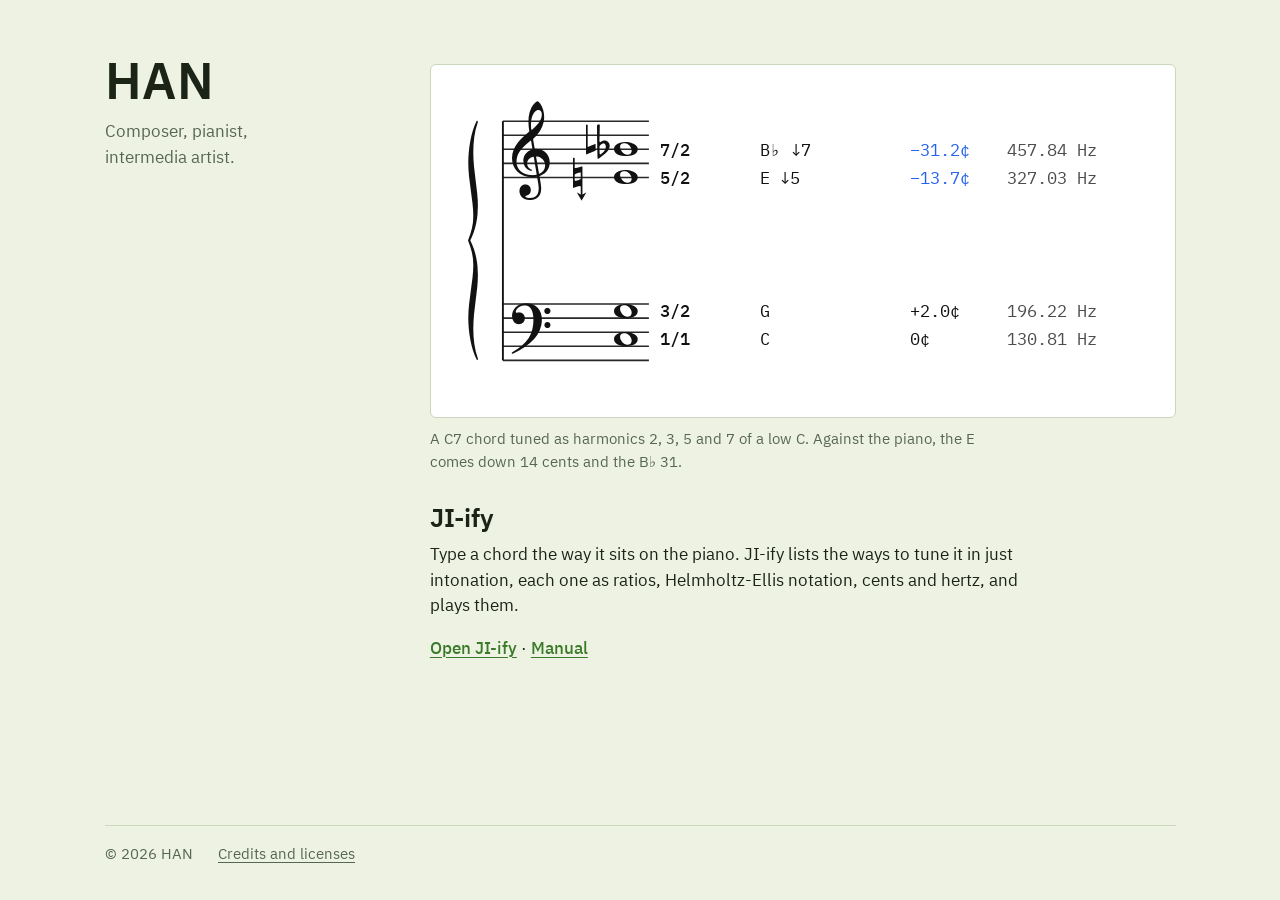
<file: index.html>
<!doctype html>
<html lang="en">
<head>
<meta charset="utf-8">
<meta name="viewport" content="width=device-width, initial-scale=1">
<title>HAN</title>
<meta name="description" content="HAN, composer, pianist and intermedia artist.">
<meta property="og:title" content="HAN">
<meta property="og:description" content="Composer, pianist, intermedia artist.">
<meta property="og:type" content="website">
<link rel="icon" href="assets/favicon.svg" type="image/svg+xml">
<link rel="stylesheet" href="assets/fonts.css">
<link rel="stylesheet" href="assets/notation-font.css">
<link rel="stylesheet" href="assets/site.css">
</head>
<body>
<div class="page">
  <div class="columns">

    <header class="identity">
      <h1 class="mark">HAN</h1>
      <p class="descriptor">Composer, pianist, intermedia artist.</p>
    </header>

    <main class="index">

      <article class="entry">
        <figure>
          <a class="sheet" href="ji-ify/" tabindex="-1" aria-hidden="true"><span class="crop">
<!-- figure:start (JI-ify's own drawing of its first example chord; regenerate with dev/make_figure.py) -->
<svg xmlns="http://www.w3.org/2000/svg" viewBox="0 37.5 435 198" width="435" height="198" role="img" aria-label="The chord C3, G3, E4, B-flat 4 on a grand staff with Helmholtz-Ellis accidentals. Beside each note: its ratio above C, its spelling, its distance from the piano's pitch in cents, and its frequency.">
<line x1="30.0" y1="60.0" x2="123.4" y2="60.0" stroke="currentColor" stroke-width="1" opacity="0.9">
</line>
<line x1="30.0" y1="177.0" x2="123.4" y2="177.0" stroke="currentColor" stroke-width="1" opacity="0.9">
</line>
<line x1="30.0" y1="69.0" x2="123.4" y2="69.0" stroke="currentColor" stroke-width="1" opacity="0.9">
</line>
<line x1="30.0" y1="186.0" x2="123.4" y2="186.0" stroke="currentColor" stroke-width="1" opacity="0.9">
</line>
<line x1="30.0" y1="78.0" x2="123.4" y2="78.0" stroke="currentColor" stroke-width="1" opacity="0.9">
</line>
<line x1="30.0" y1="195.0" x2="123.4" y2="195.0" stroke="currentColor" stroke-width="1" opacity="0.9">
</line>
<line x1="30.0" y1="87.0" x2="123.4" y2="87.0" stroke="currentColor" stroke-width="1" opacity="0.9">
</line>
<line x1="30.0" y1="204.0" x2="123.4" y2="204.0" stroke="currentColor" stroke-width="1" opacity="0.9">
</line>
<line x1="30.0" y1="96.0" x2="123.4" y2="96.0" stroke="currentColor" stroke-width="1" opacity="0.9">
</line>
<line x1="30.0" y1="213.0" x2="123.4" y2="213.0" stroke="currentColor" stroke-width="1" opacity="0.9">
</line>
<line x1="30.0" y1="60.0" x2="30.0" y2="213.0" stroke="currentColor" stroke-width="1.2">
</line>
<text class="smufl" x="8" y="213.0" style="font-size:153px" transform="translate(8 0) scale(0.6 1) translate(-8 0)"></text>
<text class="smufl" x="36.0" y="87.0"></text>
<text class="smufl" x="36.0" y="186.0"></text>
<text class="smufl" x="74.6" y="96.0"></text>
<text class="smufl" x="82.9" y="78.0"></text>
<text class="smufl" x="90.2" y="78.0"></text>
<g class="note">
<text class="smufl nh" x="101.0" y="199.5"></text>
</g>
<g class="note">
<text class="smufl nh" x="101.0" y="181.5"></text>
</g>
<g class="note">
<text class="smufl nh" x="101.0" y="96.0"></text>
</g>
<g class="note">
<text class="smufl nh" x="101.0" y="78.0"></text>
</g>
<g class="lblrow">
<text class="lbl" x="130.6" y="82.0">
<tspan x="130.6" font-weight="500">7/2</tspan>
<tspan x="194.6">B♭ ↓7</tspan>
<tspan x="290.6" fill="rgb(var(--flat))">−31.2¢</tspan>
<tspan x="352.6" opacity="0.75">457.84 Hz</tspan>
</text>
</g>
<g class="lblrow">
<text class="lbl" x="130.6" y="100.0">
<tspan x="130.6" font-weight="500">5/2</tspan>
<tspan x="194.6">E ↓5</tspan>
<tspan x="290.6" fill="rgb(var(--flat))">−13.7¢</tspan>
<tspan x="352.6" opacity="0.75">327.03 Hz</tspan>
</text>
</g>
<g class="lblrow">
<text class="lbl" x="130.6" y="185.5">
<tspan x="130.6" font-weight="500">3/2</tspan>
<tspan x="194.6">G</tspan>
<tspan x="290.6" fill="currentColor">+2.0¢</tspan>
<tspan x="352.6" opacity="0.75">196.22 Hz</tspan>
</text>
</g>
<g class="lblrow">
<text class="lbl" x="130.6" y="203.5">
<tspan x="130.6" font-weight="500">1/1</tspan>
<tspan x="194.6">C</tspan>
<tspan x="290.6" fill="currentColor">0¢</tspan>
<tspan x="352.6" opacity="0.75">130.81 Hz</tspan>
</text>
</g>
</svg>
<!-- figure:end -->
          </span></a>
          <figcaption>A C7 chord tuned as harmonics 2, 3, 5 and 7 of a low C. Against the piano, the E comes down 14 cents and the B♭ 31.</figcaption>
        </figure>
        <h2>JI-ify</h2>
        <p>Type a chord the way it sits on the piano. <span class="nowrap">JI-ify</span> lists the ways to tune it in just intonation, each one as ratios, Helmholtz-Ellis notation, cents and hertz, and plays them.</p>
        <a class="open nowrap" href="ji-ify/">Open JI-ify</a> <span aria-hidden="true">·</span> <a class="open nowrap" href="ji-ify/manual/">Manual</a>
      </article>

    </main>

  </div>

  <footer class="foot">
    <span>© 2026 HAN</span>
    <a href="licenses/">Credits and licenses</a>
  </footer>
</div>

<script>
// Local preview only. Opened straight from disk, a link to a folder has to name the
// folder's index.html; on a web server the server adds it.
if (location.protocol === 'file:') document.querySelectorAll('a[href$="/"]').forEach(function (a) {
  var h = a.getAttribute('href'); if (!/^[a-z]+:/i.test(h)) a.setAttribute('href', h + 'index.html');
});
</script>
</body>
</html>
</file>
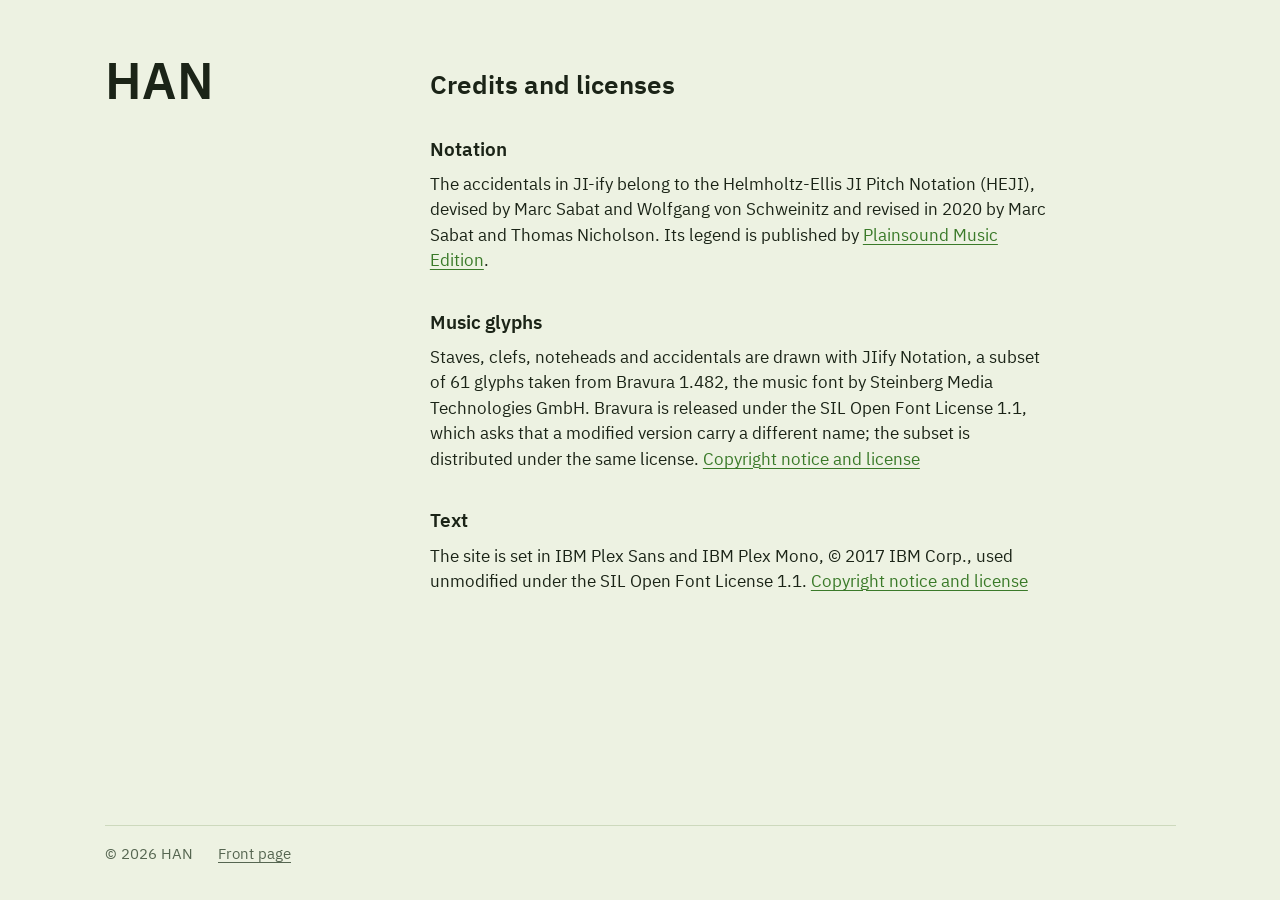
<file: licenses/index.html>
<!doctype html>
<html lang="en">
<head>
<meta charset="utf-8">
<meta name="viewport" content="width=device-width, initial-scale=1">
<title>Credits and licenses, HAN</title>
<meta name="description" content="Fonts and notation used on this site, and their licenses.">
<link rel="icon" href="../assets/favicon.svg" type="image/svg+xml">
<link rel="stylesheet" href="../assets/fonts.css">
<link rel="stylesheet" href="../assets/site.css">
</head>
<body>
<div class="page">
  <div class="columns">

    <header class="identity">
      <p class="mark"><a href="../">HAN</a></p>
    </header>

    <main class="prose">
      <h1>Credits and licenses</h1>

      <h2>Notation</h2>
      <p>The accidentals in JI-ify belong to the Helmholtz-Ellis JI Pitch Notation (HEJI), devised by Marc Sabat and Wolfgang von Schweinitz and revised in 2020 by Marc Sabat and Thomas Nicholson. Its legend is published by <a href="https://www.plainsound.org">Plainsound Music Edition</a>.</p>

      <h2>Music glyphs</h2>
      <p>Staves, clefs, noteheads and accidentals are drawn with JIify Notation, a subset of 61 glyphs taken from Bravura 1.482, the music font by Steinberg Media Technologies GmbH. Bravura is released under the SIL Open Font License 1.1, which asks that a modified version carry a different name; the subset is distributed under the same license. <a href="Bravura-OFL.txt">Copyright notice and license</a></p>

      <h2>Text</h2>
      <p>The site is set in IBM Plex Sans and IBM Plex Mono, © 2017 IBM Corp., used unmodified under the SIL Open Font License 1.1. <a href="IBM-Plex-OFL.txt">Copyright notice and license</a></p>
    </main>

  </div>

  <footer class="foot">
    <span>© 2026 HAN</span>
    <a href="../">Front page</a>
  </footer>
</div>

<script>
// Local preview only. Opened straight from disk, a link to a folder has to name the
// folder's index.html; on a web server the server adds it.
if (location.protocol === 'file:') document.querySelectorAll('a[href$="/"]').forEach(function (a) {
  var h = a.getAttribute('href'); if (!/^[a-z]+:/i.test(h)) a.setAttribute('href', h + 'index.html');
});
</script>
</body>
</html>
</file>
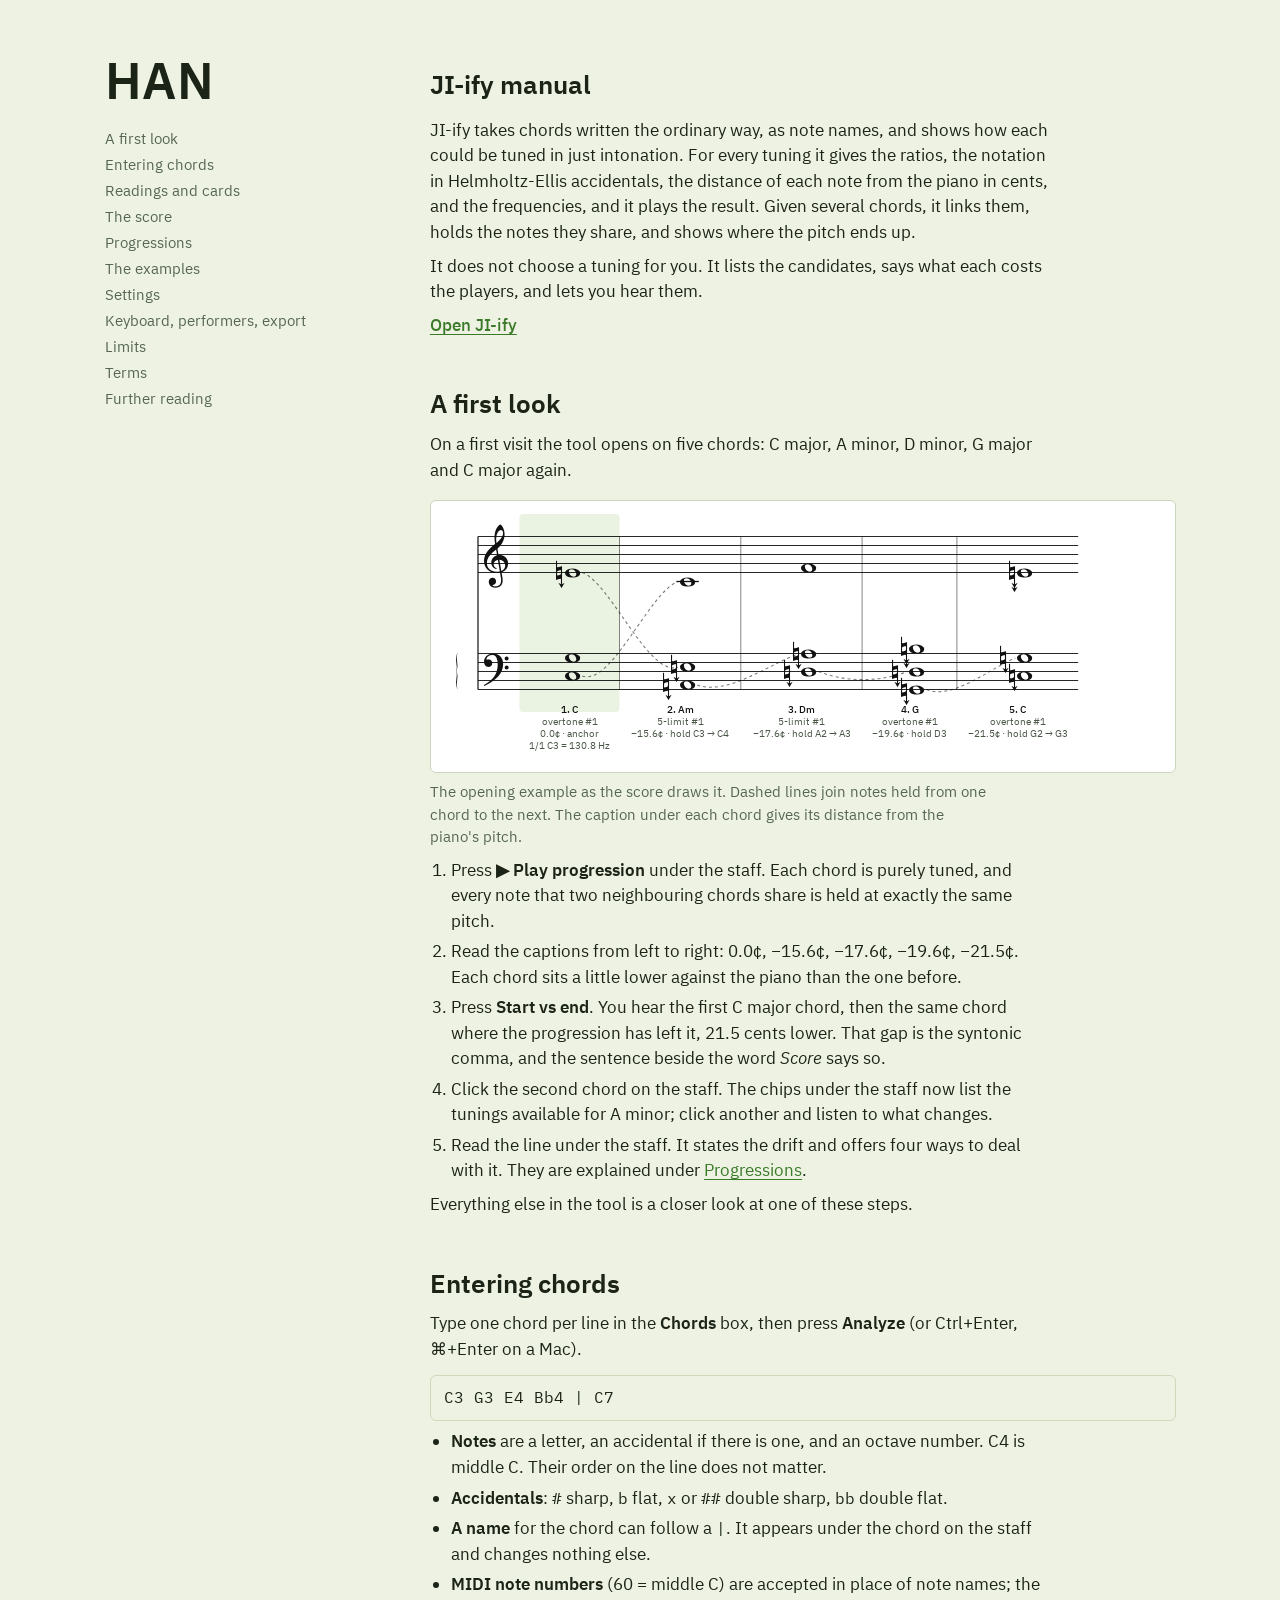
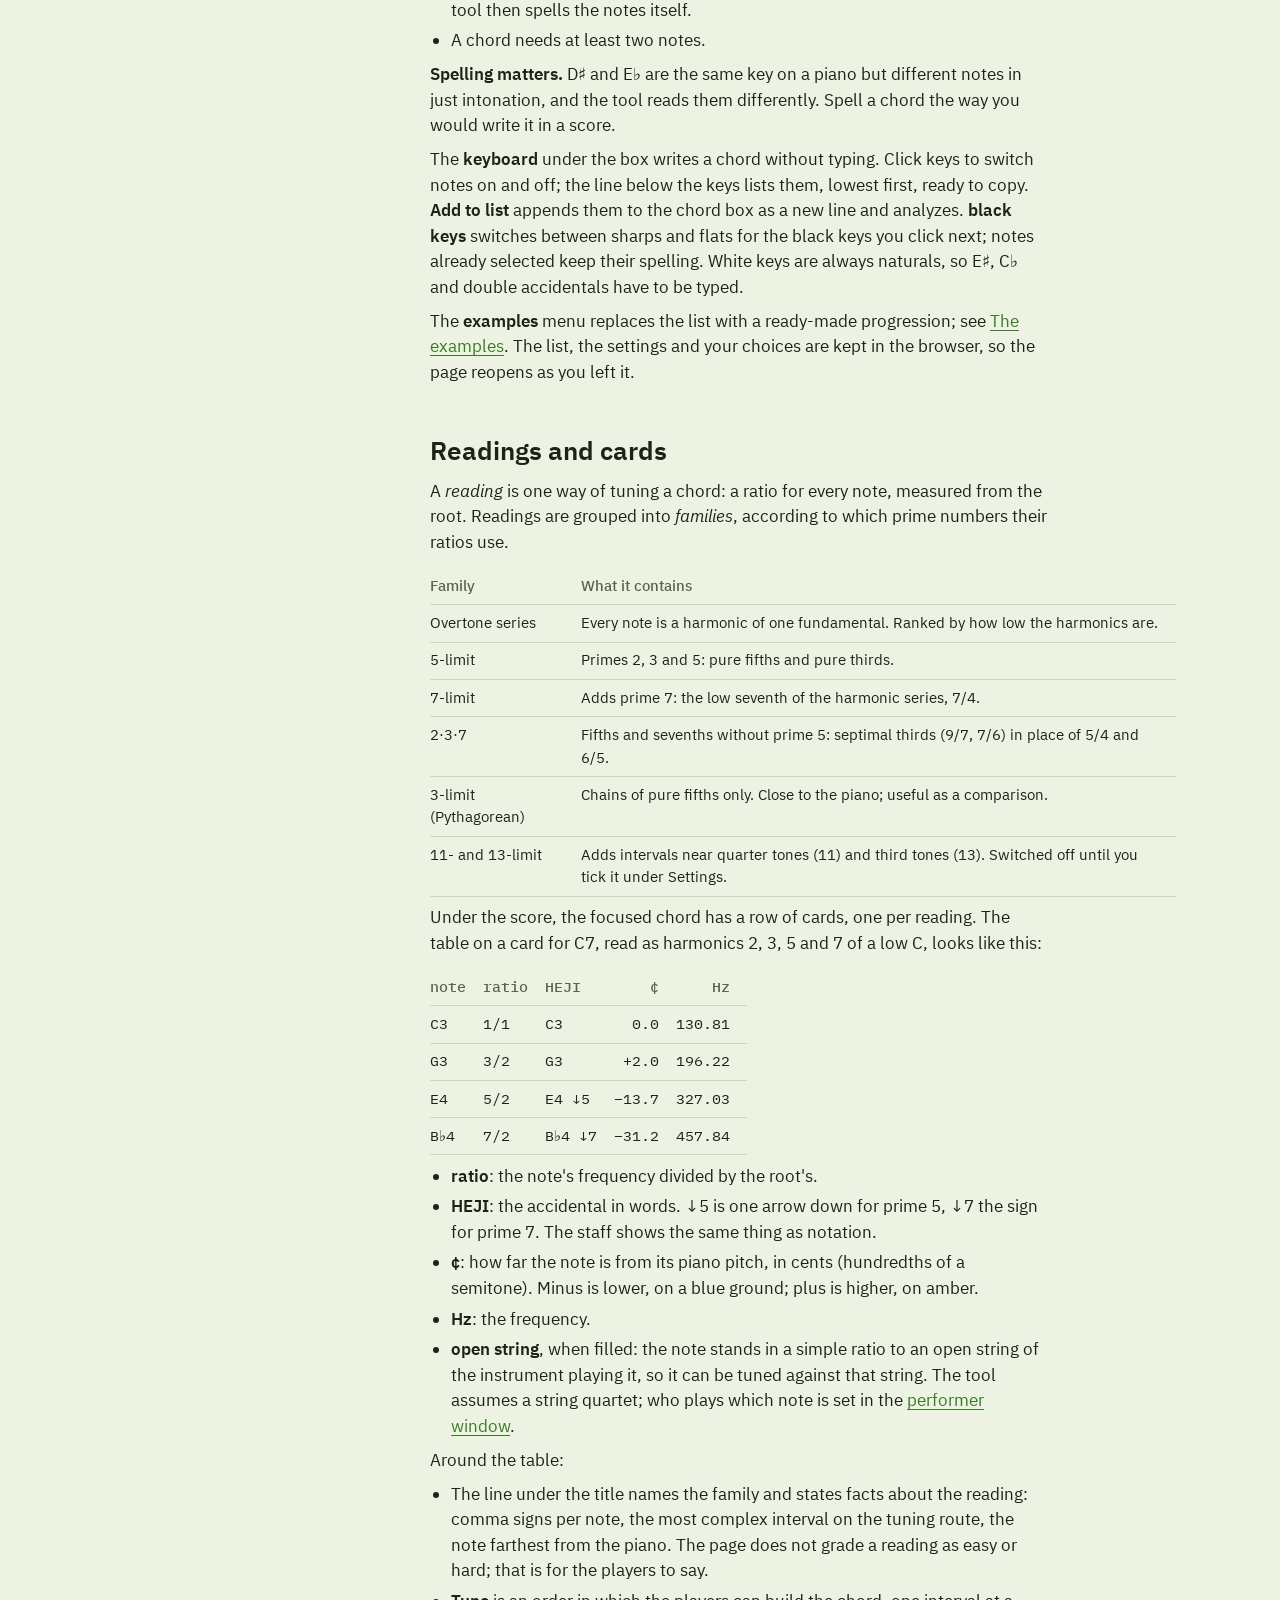
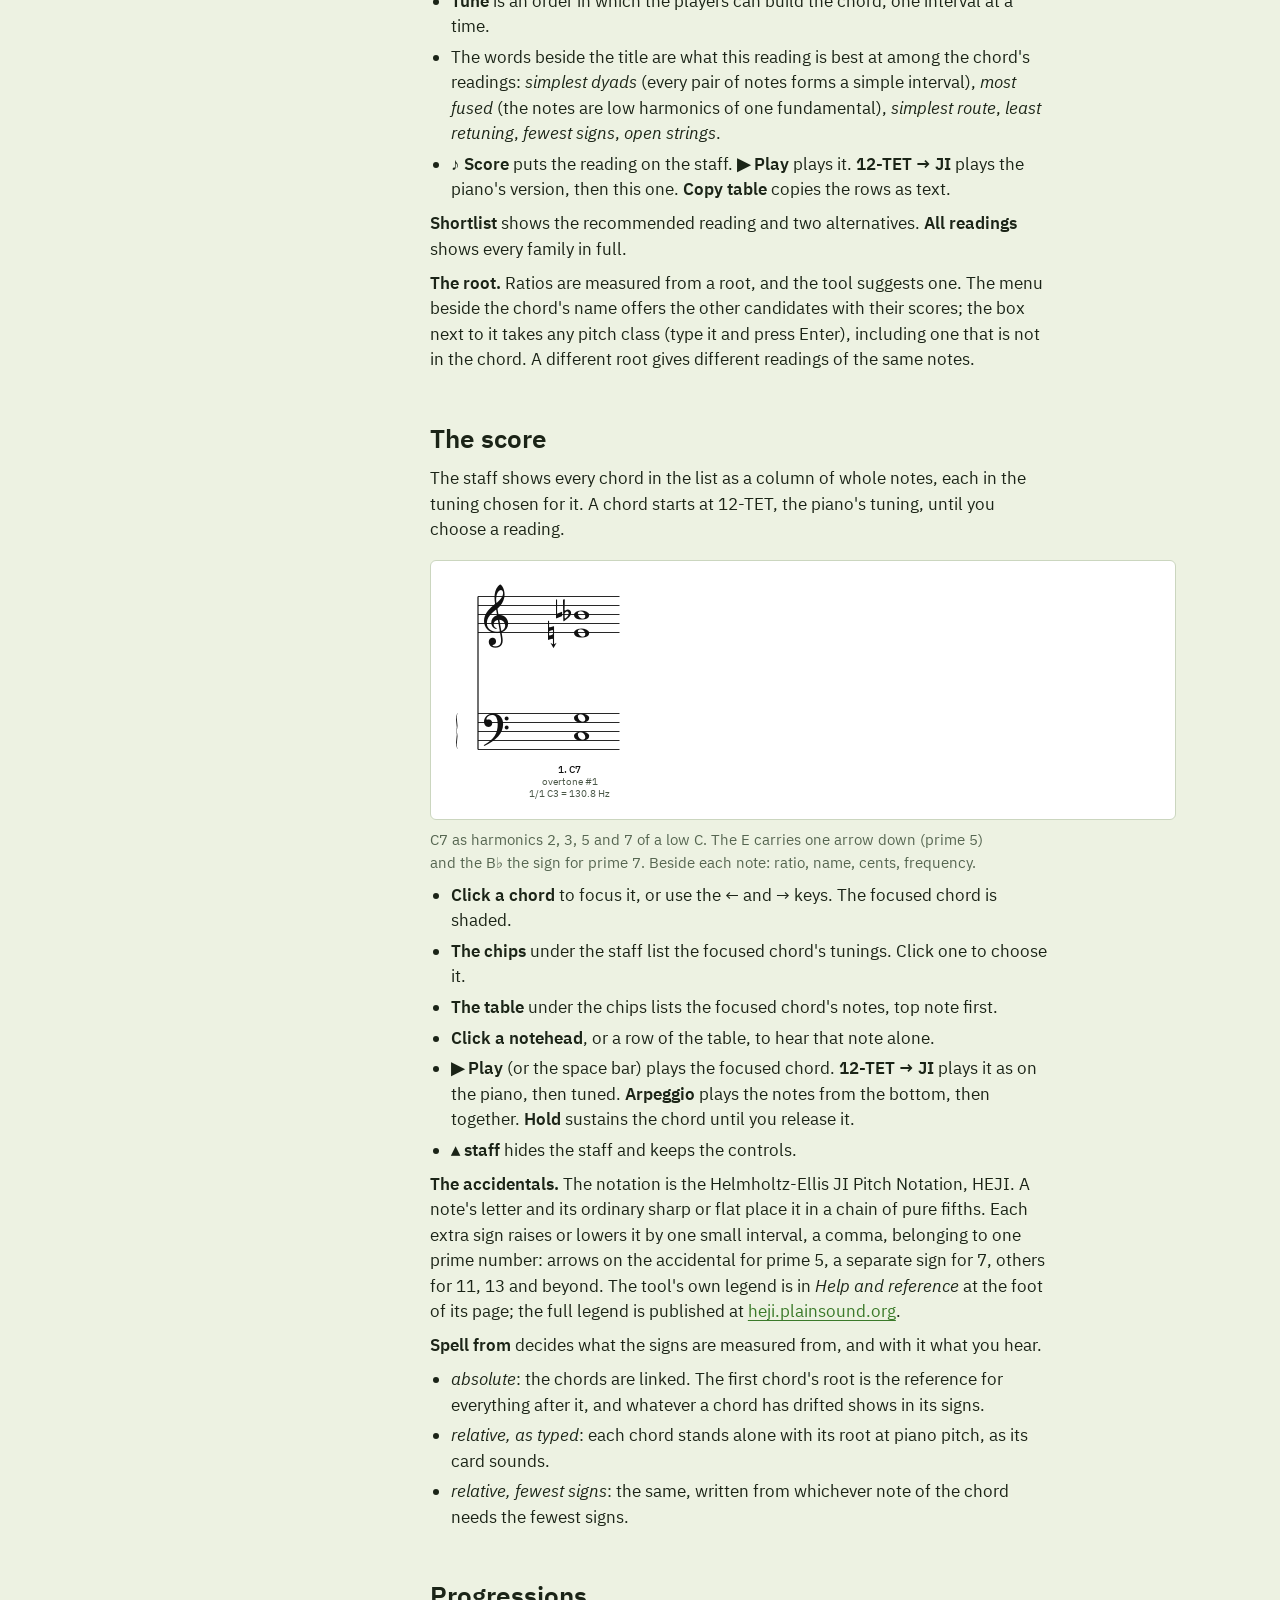
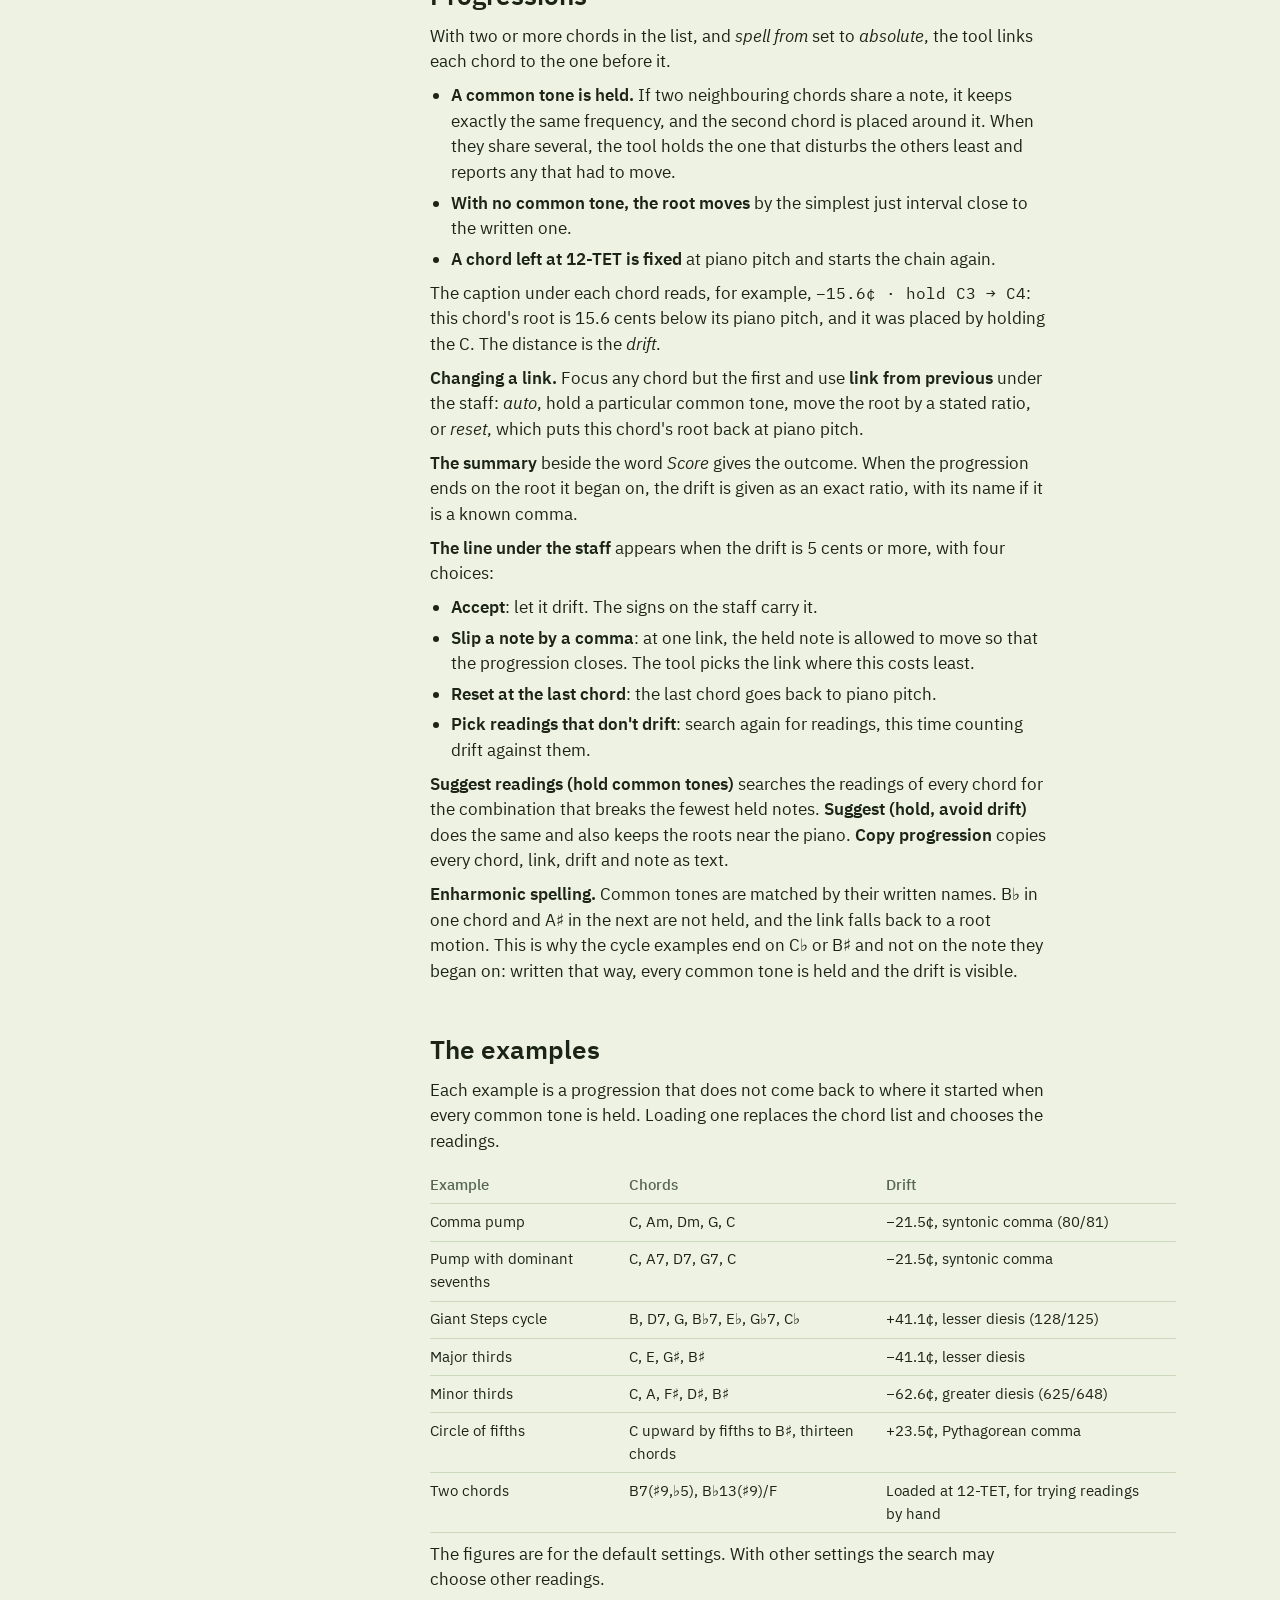
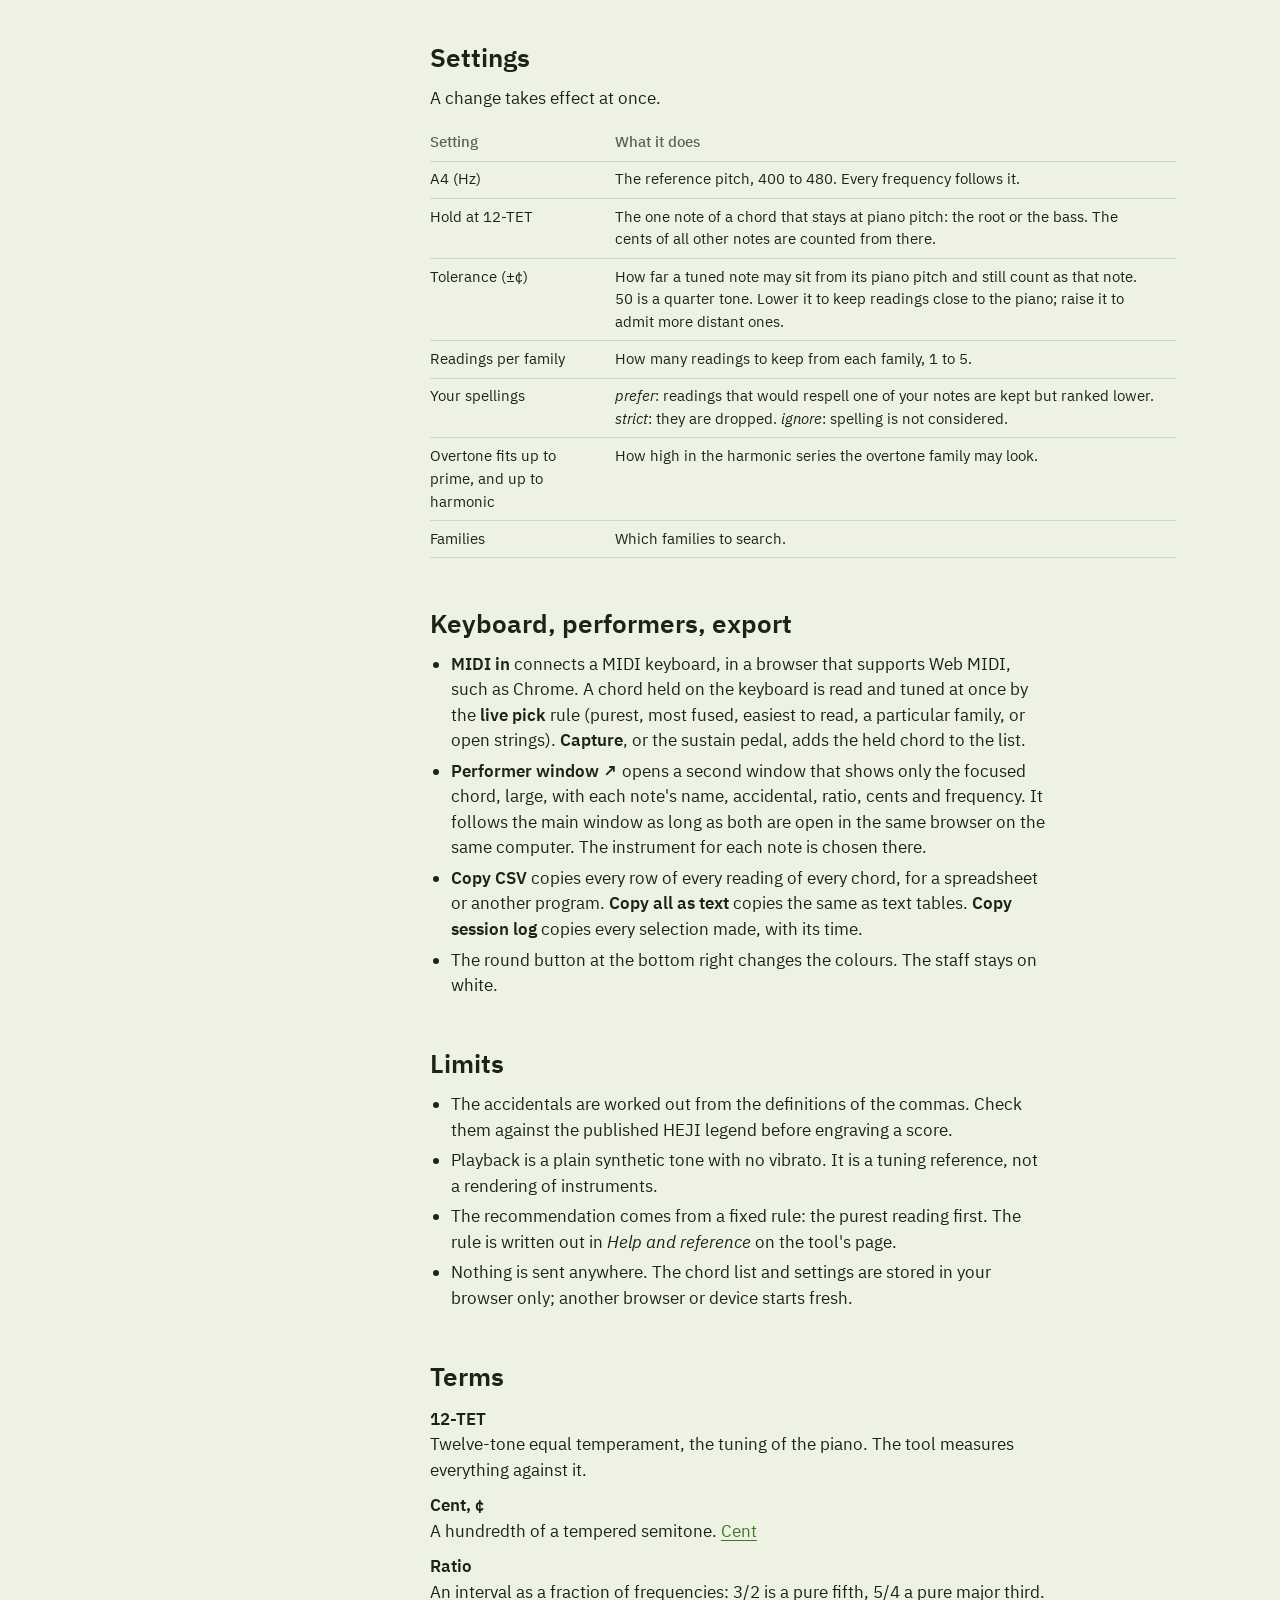
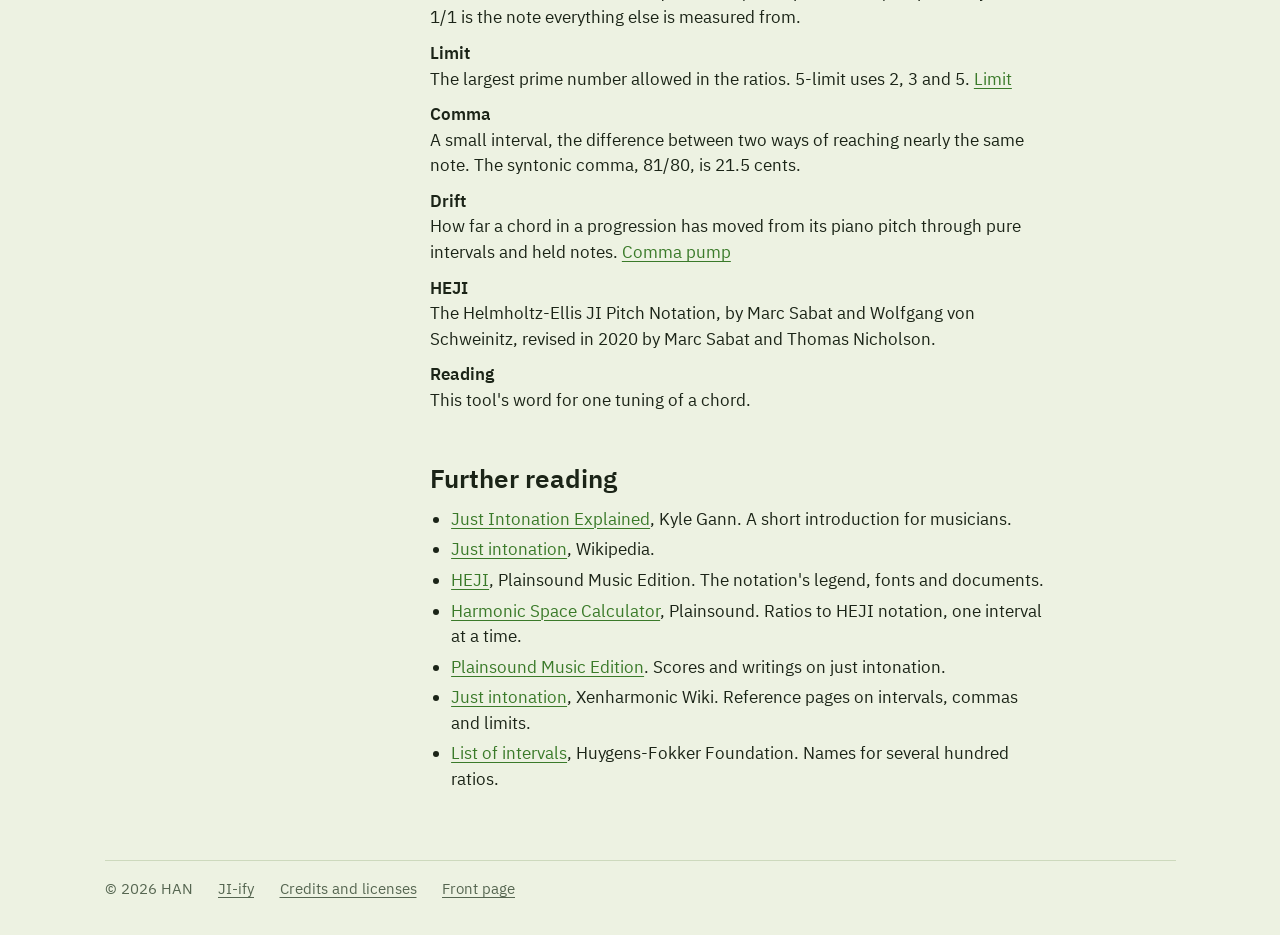
<file: ji-ify/manual/index.html>
<!doctype html>
<html lang="en">
<head>
<meta charset="utf-8">
<meta name="viewport" content="width=device-width, initial-scale=1">
<title>JI-ify manual, HAN</title>
<meta name="description" content="How to use JI-ify: entering chords, reading the tunings and the staff, linking chords into a progression, and what each setting does.">
<link rel="icon" href="../../assets/favicon.svg" type="image/svg+xml">
<link rel="stylesheet" href="../../assets/fonts.css">
<link rel="stylesheet" href="../../assets/notation-font.css">
<link rel="stylesheet" href="../../assets/site.css">
</head>
<body>
<div class="page">
  <div class="columns">

    <header class="identity">
      <p class="mark"><a href="../../">HAN</a></p>
      <nav class="toc" aria-label="Contents">
        <a href="#start">A first look</a>
        <a href="#chords">Entering chords</a>
        <a href="#readings">Readings and cards</a>
        <a href="#score">The score</a>
        <a href="#progressions">Progressions</a>
        <a href="#examples">The examples</a>
        <a href="#settings">Settings</a>
        <a href="#extras">Keyboard, performers, export</a>
        <a href="#limits">Limits</a>
        <a href="#terms">Terms</a>
        <a href="#reading">Further reading</a>
      </nav>
    </header>

    <main class="prose manual">
      <h1>JI-ify manual</h1>
      <p>JI-ify takes chords written the ordinary way, as note names, and shows how each could be tuned in just intonation. For every tuning it gives the ratios, the notation in Helmholtz-Ellis accidentals, the distance of each note from the piano in cents, and the frequencies, and it plays the result. Given several chords, it links them, holds the notes they share, and shows where the pitch ends up.</p>
      <p>It does not choose a tuning for you. It lists the candidates, says what each costs the players, and lets you hear them.</p>
      <p><a class="open" href="../">Open JI-ify</a></p>

      <h2 id="start">A first look</h2>
      <p>On a first visit the tool opens on five chords: C major, A minor, D minor, G major and C major again.</p>
      <figure>
        <div class="staff"><svg xmlns="http://www.w3.org/2000/svg" width="649" height="245" viewBox="0 37.5 649 245" role="img" aria-label="Five chords on a grand staff: C, A minor, D minor, G, C, with dashed lines joining the held notes"><style>.rat{font-family:var(--mono);font-size:11px;fill:currentColor;font-variant-numeric:tabular-nums;pointer-events:none}.smufl{font-family:JIifyNotation;font-size:36px;fill:currentColor;pointer-events:none}.lbl{font-family:var(--mono);font-size:11px;fill:currentColor;font-variant-numeric:tabular-nums;pointer-events:none}.hit{pointer-events:all;cursor:pointer}.colhit{pointer-events:all;cursor:pointer}.focuscol{fill:var(--accent-soft);opacity:.75}.cap{font-family:var(--font);font-size:10px;fill:var(--muted);pointer-events:none}.cap.b{fill:currentColor;font-weight:500}.tie{fill:none;stroke:currentColor;stroke-width:1.1;stroke-dasharray:3 3;opacity:.55}.tie.broken{stroke:var(--warn);opacity:.95}.tietext{font-family:var(--mono);font-size:9.5px;fill:var(--warn);pointer-events:none}.note:hover .nh,.note.sounding .nh,.lblrow:hover .lbl,.lblrow.sounding .lbl,.lblrow:hover .lbl tspan,.lblrow.sounding .lbl tspan{fill:var(--accent)}</style><rect class="focuscol" x="71.4" y="37.5" width="100.1" height="198.0" rx="4"></rect><rect class="colhit" data-ci="0" x="71.4" y="37.5" width="100.1" height="198.0" fill="transparent"></rect><rect class="colhit" data-ci="1" x="171.5" y="37.5" width="121.3" height="198.0" fill="transparent"></rect><rect class="colhit" data-ci="2" x="292.8" y="37.5" width="121.3" height="198.0" fill="transparent"></rect><rect class="colhit" data-ci="3" x="414.1" y="37.5" width="94.8" height="198.0" fill="transparent"></rect><rect class="colhit" data-ci="4" x="508.9" y="37.5" width="121.3" height="198.0" fill="transparent"></rect><line x1="30.0" y1="60.0" x2="630.2" y2="60.0" stroke="currentColor" stroke-width="1" opacity="0.9"></line><line x1="30.0" y1="177.0" x2="630.2" y2="177.0" stroke="currentColor" stroke-width="1" opacity="0.9"></line><line x1="30.0" y1="69.0" x2="630.2" y2="69.0" stroke="currentColor" stroke-width="1" opacity="0.9"></line><line x1="30.0" y1="186.0" x2="630.2" y2="186.0" stroke="currentColor" stroke-width="1" opacity="0.9"></line><line x1="30.0" y1="78.0" x2="630.2" y2="78.0" stroke="currentColor" stroke-width="1" opacity="0.9"></line><line x1="30.0" y1="195.0" x2="630.2" y2="195.0" stroke="currentColor" stroke-width="1" opacity="0.9"></line><line x1="30.0" y1="87.0" x2="630.2" y2="87.0" stroke="currentColor" stroke-width="1" opacity="0.9"></line><line x1="30.0" y1="204.0" x2="630.2" y2="204.0" stroke="currentColor" stroke-width="1" opacity="0.9"></line><line x1="30.0" y1="96.0" x2="630.2" y2="96.0" stroke="currentColor" stroke-width="1" opacity="0.9"></line><line x1="30.0" y1="213.0" x2="630.2" y2="213.0" stroke="currentColor" stroke-width="1" opacity="0.9"></line><line x1="30.0" y1="60.0" x2="30.0" y2="213.0" stroke="currentColor" stroke-width="1.2"></line><text class="smufl" x="8" y="213.0" font-size="153" transform="translate(8 0) scale(0.6 1) translate(-8 0)"></text><text class="smufl" x="36.0" y="87.0"></text><text class="smufl" x="36.0" y="186.0"></text><line class="bar" x1="171.5" y1="60.0" x2="171.5" y2="213.0" stroke="currentColor" stroke-width="1" opacity="0.5"></line><line class="bar" x1="292.8" y1="60.0" x2="292.8" y2="213.0" stroke="currentColor" stroke-width="1" opacity="0.5"></line><line class="bar" x1="414.1" y1="60.0" x2="414.1" y2="213.0" stroke="currentColor" stroke-width="1" opacity="0.5"></line><line class="bar" x1="508.9" y1="60.0" x2="508.9" y2="213.0" stroke="currentColor" stroke-width="1" opacity="0.5"></line><text class="smufl" x="108.4" y="96.0"></text><g class="note" data-i="0" data-ci="0"><text class="smufl nh" x="117.1" y="199.5" data-i="0" data-ci="0"></text><circle class="hit" cx="124.7" cy="199.5" r="7.6" fill="transparent"></circle></g><g class="note" data-i="1" data-ci="0"><text class="smufl nh" x="117.1" y="181.5" data-i="1" data-ci="0"></text><circle class="hit" cx="124.7" cy="181.5" r="7.6" fill="transparent"></circle></g><g class="note" data-i="2" data-ci="0"><text class="smufl nh" x="117.1" y="96.0" data-i="2" data-ci="0"></text><circle class="hit" cx="124.7" cy="96.0" r="7.6" fill="transparent"></circle></g><line x1="228.4" y1="105.0" x2="250.8" y2="105.0" stroke="currentColor" stroke-width="1.3"></line><text class="smufl" x="214.9" y="208.5"></text><text class="smufl" x="223.2" y="190.5"></text><g class="note" data-i="0" data-ci="1"><text class="smufl nh" x="232.0" y="208.5" data-i="0" data-ci="1"></text><circle class="hit" cx="239.6" cy="208.5" r="7.6" fill="transparent"></circle></g><g class="note" data-i="1" data-ci="1"><text class="smufl nh" x="232.0" y="190.5" data-i="1" data-ci="1"></text><circle class="hit" cx="239.6" cy="190.5" r="7.6" fill="transparent"></circle></g><g class="note" data-i="2" data-ci="1"><text class="smufl nh" x="232.0" y="105.0" data-i="2" data-ci="1"></text><circle class="hit" cx="239.6" cy="105.0" r="7.6" fill="transparent"></circle></g><text class="smufl" x="336.2" y="195.0"></text><text class="smufl" x="344.5" y="177.0"></text><g class="note" data-i="0" data-ci="2"><text class="smufl nh" x="353.3" y="195.0" data-i="0" data-ci="2"></text><circle class="hit" cx="360.9" cy="195.0" r="7.6" fill="transparent"></circle></g><g class="note" data-i="1" data-ci="2"><text class="smufl nh" x="353.3" y="177.0" data-i="1" data-ci="2"></text><circle class="hit" cx="360.9" cy="177.0" r="7.6" fill="transparent"></circle></g><g class="note" data-i="2" data-ci="2"><text class="smufl nh" x="353.3" y="91.5" data-i="2" data-ci="2"></text><circle class="hit" cx="360.9" cy="91.5" r="7.6" fill="transparent"></circle></g><text class="smufl" x="452.6" y="213.0"></text><text class="smufl" x="444.2" y="195.0"></text><text class="smufl" x="452.6" y="172.5"></text><g class="note" data-i="0" data-ci="3"><text class="smufl nh" x="461.4" y="213.0" data-i="0" data-ci="3"></text><circle class="hit" cx="469.0" cy="213.0" r="7.6" fill="transparent"></circle></g><g class="note" data-i="1" data-ci="3"><text class="smufl nh" x="461.4" y="195.0" data-i="1" data-ci="3"></text><circle class="hit" cx="469.0" cy="195.0" r="7.6" fill="transparent"></circle></g><g class="note" data-i="2" data-ci="3"><text class="smufl nh" x="461.4" y="172.5" data-i="2" data-ci="3"></text><circle class="hit" cx="469.0" cy="172.5" r="7.6" fill="transparent"></circle></g><text class="smufl" x="560.6" y="199.5"></text><text class="smufl" x="552.3" y="181.5"></text><text class="smufl" x="560.6" y="96.0"></text><g class="note" data-i="0" data-ci="4"><text class="smufl nh" x="569.4" y="199.5" data-i="0" data-ci="4"></text><circle class="hit" cx="577.0" cy="199.5" r="7.6" fill="transparent"></circle></g><g class="note" data-i="1" data-ci="4"><text class="smufl nh" x="569.4" y="181.5" data-i="1" data-ci="4"></text><circle class="hit" cx="577.0" cy="181.5" r="7.6" fill="transparent"></circle></g><g class="note" data-i="2" data-ci="4"><text class="smufl nh" x="569.4" y="96.0" data-i="2" data-ci="4"></text><circle class="hit" cx="577.0" cy="96.0" r="7.6" fill="transparent"></circle></g><path class="tie" d="M134.3 199.5 C163.0 210.3, 201.3 115.8, 230.0 105.0"></path><path class="tie" d="M134.3 96.0 C163.0 106.8, 201.3 201.3, 230.0 190.5"></path><path class="tie" d="M249.2 208.5 C279.8 219.3, 320.7 187.8, 351.3 177.0"></path><path class="tie" d="M370.5 195.0 C397.2 205.8, 432.7 205.8, 459.4 195.0"></path><path class="tie" d="M478.6 213.0 C505.2 223.8, 540.8 192.3, 567.4 181.5"></path><text class="cap b" x="121.5" y="236.4" text-anchor="middle">1. C</text><text class="cap" x="121.5" y="248.6" text-anchor="middle">overtone #1</text><text class="cap" x="121.5" y="260.7" text-anchor="middle">0.0¢ · anchor</text><text class="cap" x="121.5" y="272.9" text-anchor="middle">1/1 C3 = 130.8 Hz</text><text class="cap b" x="232.2" y="236.4" text-anchor="middle">2. Am</text><text class="cap" x="232.2" y="248.6" text-anchor="middle">5-limit #1</text><text class="cap" x="232.2" y="260.7" text-anchor="middle">−15.6¢ · hold C3 → C4</text><text class="cap b" x="353.5" y="236.4" text-anchor="middle">3. Dm</text><text class="cap" x="353.5" y="248.6" text-anchor="middle">5-limit #1</text><text class="cap" x="353.5" y="260.7" text-anchor="middle">−17.6¢ · hold A2 → A3</text><text class="cap b" x="461.5" y="236.4" text-anchor="middle">4. G</text><text class="cap" x="461.5" y="248.6" text-anchor="middle">overtone #1</text><text class="cap" x="461.5" y="260.7" text-anchor="middle">−19.6¢ · hold D3</text><text class="cap b" x="569.6" y="236.4" text-anchor="middle">5. C</text><text class="cap" x="569.6" y="248.6" text-anchor="middle">overtone #1</text><text class="cap" x="569.6" y="260.7" text-anchor="middle">−21.5¢ · hold G2 → G3</text></svg></div>
        <figcaption>The opening example as the score draws it. Dashed lines join notes held from one chord to the next. The caption under each chord gives its distance from the piano's pitch.</figcaption>
      </figure>
      <ol>
        <li>Press <b>▶ Play progression</b> under the staff. Each chord is purely tuned, and every note that two neighbouring chords share is held at exactly the same pitch.</li>
        <li>Read the captions from left to right: 0.0¢, −15.6¢, −17.6¢, −19.6¢, −21.5¢. Each chord sits a little lower against the piano than the one before.</li>
        <li>Press <b>Start vs end</b>. You hear the first C major chord, then the same chord where the progression has left it, 21.5 cents lower. That gap is the syntonic comma, and the sentence beside the word <i>Score</i> says so.</li>
        <li>Click the second chord on the staff. The chips under the staff now list the tunings available for A minor; click another and listen to what changes.</li>
        <li>Read the line under the staff. It states the drift and offers four ways to deal with it. They are explained under <a href="#progressions">Progressions</a>.</li>
      </ol>
      <p>Everything else in the tool is a closer look at one of these steps.</p>

      <h2 id="chords">Entering chords</h2>
      <p>Type one chord per line in the <b>Chords</b> box, then press <b>Analyze</b> (or Ctrl+Enter, ⌘+Enter on a Mac).</p>
      <pre>C3 G3 E4 Bb4 | C7</pre>
      <ul>
        <li><b>Notes</b> are a letter, an accidental if there is one, and an octave number. C4 is middle C. Their order on the line does not matter.</li>
        <li><b>Accidentals</b>: <code>#</code> sharp, <code>b</code> flat, <code>x</code> or <code>##</code> double sharp, <code>bb</code> double flat.</li>
        <li><b>A name</b> for the chord can follow a <code>|</code>. It appears under the chord on the staff and changes nothing else.</li>
        <li><b>MIDI note numbers</b> (60 = middle C) are accepted in place of note names; the tool then spells the notes itself.</li>
        <li>A chord needs at least two notes.</li>
      </ul>
      <p><b>Spelling matters.</b> D♯ and E♭ are the same key on a piano but different notes in just intonation, and the tool reads them differently. Spell a chord the way you would write it in a score.</p>
      <p>The <b>keyboard</b> under the box writes a chord without typing. Click keys to switch notes on and off; the line below the keys lists them, lowest first, ready to copy. <b>Add to list</b> appends them to the chord box as a new line and analyzes. <b>black keys</b> switches between sharps and flats for the black keys you click next; notes already selected keep their spelling. White keys are always naturals, so E♯, C♭ and double accidentals have to be typed.</p>
      <p>The <b>examples</b> menu replaces the list with a ready-made progression; see <a href="#examples">The examples</a>. The list, the settings and your choices are kept in the browser, so the page reopens as you left it.</p>

      <h2 id="readings">Readings and cards</h2>
      <p>A <i>reading</i> is one way of tuning a chord: a ratio for every note, measured from the root. Readings are grouped into <i>families</i>, according to which prime numbers their ratios use.</p>
      <div class="tablewrap"><table>
        <thead><tr><th>Family</th><th>What it contains</th></tr></thead>
        <tbody>
          <tr><td>Overtone series</td><td>Every note is a harmonic of one fundamental. Ranked by how low the harmonics are.</td></tr>
          <tr><td>5-limit</td><td>Primes 2, 3 and 5: pure fifths and pure thirds.</td></tr>
          <tr><td>7-limit</td><td>Adds prime 7: the low seventh of the harmonic series, 7/4.</td></tr>
          <tr><td>2·3·7</td><td>Fifths and sevenths without prime 5: septimal thirds (9/7, 7/6) in place of 5/4 and 6/5.</td></tr>
          <tr><td>3-limit (Pythagorean)</td><td>Chains of pure fifths only. Close to the piano; useful as a comparison.</td></tr>
          <tr><td>11- and 13-limit</td><td>Adds intervals near quarter tones (11) and third tones (13). Switched off until you tick it under Settings.</td></tr>
        </tbody>
      </table></div>
      <p>Under the score, the focused chord has a row of cards, one per reading. The table on a card for C7, read as harmonics 2, 3, 5 and 7 of a low C, looks like this:</p>
      <div class="tablewrap"><table class="num">
        <thead><tr><th>note</th><th>ratio</th><th>HEJI</th><th>¢</th><th>Hz</th></tr></thead>
        <tbody>
          <tr><td>C3</td><td>1/1</td><td>C3</td><td>0.0</td><td>130.81</td></tr>
          <tr><td>G3</td><td>3/2</td><td>G3</td><td>+2.0</td><td>196.22</td></tr>
          <tr><td>E4</td><td>5/2</td><td>E4 ↓5</td><td>−13.7</td><td>327.03</td></tr>
          <tr><td>B♭4</td><td>7/2</td><td>B♭4 ↓7</td><td>−31.2</td><td>457.84</td></tr>
        </tbody>
      </table></div>
      <ul>
        <li><b>ratio</b>: the note's frequency divided by the root's.</li>
        <li><b>HEJI</b>: the accidental in words. ↓5 is one arrow down for prime 5, ↓7 the sign for prime 7. The staff shows the same thing as notation.</li>
        <li><b>¢</b>: how far the note is from its piano pitch, in cents (hundredths of a semitone). Minus is lower, on a blue ground; plus is higher, on amber.</li>
        <li><b>Hz</b>: the frequency.</li>
        <li><b>open string</b>, when filled: the note stands in a simple ratio to an open string of the instrument playing it, so it can be tuned against that string. The tool assumes a string quartet; who plays which note is set in the <a href="#extras">performer window</a>.</li>
      </ul>
      <p>Around the table:</p>
      <ul>
        <li>The line under the title names the family and states facts about the reading: comma signs per note, the most complex interval on the tuning route, the note farthest from the piano. The page does not grade a reading as easy or hard; that is for the players to say.</li>
        <li><b>Tune</b> is an order in which the players can build the chord, one interval at a time.</li>
        <li>The words beside the title are what this reading is best at among the chord's readings: <i>simplest dyads</i> (every pair of notes forms a simple interval), <i>most fused</i> (the notes are low harmonics of one fundamental), <i>simplest route</i>, <i>least retuning</i>, <i>fewest signs</i>, <i>open strings</i>.</li>
        <li><b>♪ Score</b> puts the reading on the staff. <b>▶ Play</b> plays it. <b>12-TET → JI</b> plays the piano's version, then this one. <b>Copy table</b> copies the rows as text.</li>
      </ul>
      <p><b>Shortlist</b> shows the recommended reading and two alternatives. <b>All readings</b> shows every family in full.</p>
      <p><b>The root.</b> Ratios are measured from a root, and the tool suggests one. The menu beside the chord's name offers the other candidates with their scores; the box next to it takes any pitch class (type it and press Enter), including one that is not in the chord. A different root gives different readings of the same notes.</p>

      <h2 id="score">The score</h2>
      <p>The staff shows every chord in the list as a column of whole notes, each in the tuning chosen for it. A chord starts at 12-TET, the piano's tuning, until you choose a reading.</p>
      <figure>
        <div class="staff"><svg xmlns="http://www.w3.org/2000/svg" width="190" height="233" viewBox="0 37.5 190 233" role="img" aria-label="C7 on a grand staff with Helmholtz-Ellis accidentals and a label beside each note"><style>.rat{font-family:var(--mono);font-size:11px;fill:currentColor;font-variant-numeric:tabular-nums;pointer-events:none}.smufl{font-family:JIifyNotation;font-size:36px;fill:currentColor;pointer-events:none}.lbl{font-family:var(--mono);font-size:11px;fill:currentColor;font-variant-numeric:tabular-nums;pointer-events:none}.hit{pointer-events:all;cursor:pointer}.colhit{pointer-events:all;cursor:pointer}.focuscol{fill:var(--accent-soft);opacity:.75}.cap{font-family:var(--font);font-size:10px;fill:var(--muted);pointer-events:none}.cap.b{fill:currentColor;font-weight:500}.tie{fill:none;stroke:currentColor;stroke-width:1.1;stroke-dasharray:3 3;opacity:.55}.tie.broken{stroke:var(--warn);opacity:.95}.tietext{font-family:var(--mono);font-size:9.5px;fill:var(--warn);pointer-events:none}.note:hover .nh,.note.sounding .nh,.lblrow:hover .lbl,.lblrow.sounding .lbl,.lblrow:hover .lbl tspan,.lblrow.sounding .lbl tspan{fill:var(--accent)}</style><rect class="colhit" data-ci="0" x="71.4" y="37.5" width="100.1" height="198.0" fill="transparent"></rect><line x1="30.0" y1="60.0" x2="171.5" y2="60.0" stroke="currentColor" stroke-width="1" opacity="0.9"></line><line x1="30.0" y1="177.0" x2="171.5" y2="177.0" stroke="currentColor" stroke-width="1" opacity="0.9"></line><line x1="30.0" y1="69.0" x2="171.5" y2="69.0" stroke="currentColor" stroke-width="1" opacity="0.9"></line><line x1="30.0" y1="186.0" x2="171.5" y2="186.0" stroke="currentColor" stroke-width="1" opacity="0.9"></line><line x1="30.0" y1="78.0" x2="171.5" y2="78.0" stroke="currentColor" stroke-width="1" opacity="0.9"></line><line x1="30.0" y1="195.0" x2="171.5" y2="195.0" stroke="currentColor" stroke-width="1" opacity="0.9"></line><line x1="30.0" y1="87.0" x2="171.5" y2="87.0" stroke="currentColor" stroke-width="1" opacity="0.9"></line><line x1="30.0" y1="204.0" x2="171.5" y2="204.0" stroke="currentColor" stroke-width="1" opacity="0.9"></line><line x1="30.0" y1="96.0" x2="171.5" y2="96.0" stroke="currentColor" stroke-width="1" opacity="0.9"></line><line x1="30.0" y1="213.0" x2="171.5" y2="213.0" stroke="currentColor" stroke-width="1" opacity="0.9"></line><line x1="30.0" y1="60.0" x2="30.0" y2="213.0" stroke="currentColor" stroke-width="1.2"></line><text class="smufl" x="8" y="213.0" font-size="153" transform="translate(8 0) scale(0.6 1) translate(-8 0)"></text><text class="smufl" x="36.0" y="87.0"></text><text class="smufl" x="36.0" y="186.0"></text><text class="smufl" x="99.5" y="96.0"></text><text class="smufl" x="107.9" y="78.0"></text><text class="smufl" x="115.1" y="78.0"></text><g class="note" data-i="0" data-ci="0"><text class="smufl nh" x="126.0" y="199.5" data-i="0" data-ci="0"></text><circle class="hit" cx="133.6" cy="199.5" r="7.6" fill="transparent"></circle></g><g class="note" data-i="1" data-ci="0"><text class="smufl nh" x="126.0" y="181.5" data-i="1" data-ci="0"></text><circle class="hit" cx="133.6" cy="181.5" r="7.6" fill="transparent"></circle></g><g class="note" data-i="2" data-ci="0"><text class="smufl nh" x="126.0" y="96.0" data-i="2" data-ci="0"></text><circle class="hit" cx="133.6" cy="96.0" r="7.6" fill="transparent"></circle></g><g class="note" data-i="3" data-ci="0"><text class="smufl nh" x="126.0" y="78.0" data-i="3" data-ci="0"></text><circle class="hit" cx="133.6" cy="78.0" r="7.6" fill="transparent"></circle></g><text class="cap b" x="121.5" y="236.4" text-anchor="middle">1. C7</text><text class="cap" x="121.5" y="248.6" text-anchor="middle">overtone #1</text><text class="cap" x="121.5" y="260.7" text-anchor="middle">1/1 C3 = 130.8 Hz</text></svg></div>
        <figcaption>C7 as harmonics 2, 3, 5 and 7 of a low C. The E carries one arrow down (prime 5) and the B♭ the sign for prime 7. Beside each note: ratio, name, cents, frequency.</figcaption>
      </figure>
      <ul>
        <li><b>Click a chord</b> to focus it, or use the ← and → keys. The focused chord is shaded.</li>
        <li><b>The chips</b> under the staff list the focused chord's tunings. Click one to choose it.</li>
        <li><b>The table</b> under the chips lists the focused chord's notes, top note first.</li>
        <li><b>Click a notehead</b>, or a row of the table, to hear that note alone.</li>
        <li><b>▶ Play</b> (or the space bar) plays the focused chord. <b>12-TET → JI</b> plays it as on the piano, then tuned. <b>Arpeggio</b> plays the notes from the bottom, then together. <b>Hold</b> sustains the chord until you release it.</li>
        <li><b>▴ staff</b> hides the staff and keeps the controls.</li>
      </ul>
      <p><b>The accidentals.</b> The notation is the Helmholtz-Ellis JI Pitch Notation, HEJI. A note's letter and its ordinary sharp or flat place it in a chain of pure fifths. Each extra sign raises or lowers it by one small interval, a comma, belonging to one prime number: arrows on the accidental for prime 5, a separate sign for 7, others for 11, 13 and beyond. The tool's own legend is in <i>Help and reference</i> at the foot of its page; the full legend is published at <a href="https://heji.plainsound.org">heji.plainsound.org</a>.</p>
      <p><b>Spell from</b> decides what the signs are measured from, and with it what you hear.</p>
      <ul>
        <li><i>absolute</i>: the chords are linked. The first chord's root is the reference for everything after it, and whatever a chord has drifted shows in its signs.</li>
        <li><i>relative, as typed</i>: each chord stands alone with its root at piano pitch, as its card sounds.</li>
        <li><i>relative, fewest signs</i>: the same, written from whichever note of the chord needs the fewest signs.</li>
      </ul>

      <h2 id="progressions">Progressions</h2>
      <p>With two or more chords in the list, and <i>spell from</i> set to <i>absolute</i>, the tool links each chord to the one before it.</p>
      <ul>
        <li><b>A common tone is held.</b> If two neighbouring chords share a note, it keeps exactly the same frequency, and the second chord is placed around it. When they share several, the tool holds the one that disturbs the others least and reports any that had to move.</li>
        <li><b>With no common tone, the root moves</b> by the simplest just interval close to the written one.</li>
        <li><b>A chord left at 12-TET is fixed</b> at piano pitch and starts the chain again.</li>
      </ul>
      <p>The caption under each chord reads, for example, <code>−15.6¢ · hold C3 → C4</code>: this chord's root is 15.6 cents below its piano pitch, and it was placed by holding the C. The distance is the <i>drift</i>.</p>
      <p><b>Changing a link.</b> Focus any chord but the first and use <b>link from previous</b> under the staff: <i>auto</i>, hold a particular common tone, move the root by a stated ratio, or <i>reset</i>, which puts this chord's root back at piano pitch.</p>
      <p><b>The summary</b> beside the word <i>Score</i> gives the outcome. When the progression ends on the root it began on, the drift is given as an exact ratio, with its name if it is a known comma.</p>
      <p><b>The line under the staff</b> appears when the drift is 5 cents or more, with four choices:</p>
      <ul>
        <li><b>Accept</b>: let it drift. The signs on the staff carry it.</li>
        <li><b>Slip a note by a comma</b>: at one link, the held note is allowed to move so that the progression closes. The tool picks the link where this costs least.</li>
        <li><b>Reset at the last chord</b>: the last chord goes back to piano pitch.</li>
        <li><b>Pick readings that don't drift</b>: search again for readings, this time counting drift against them.</li>
      </ul>
      <p><b>Suggest readings (hold common tones)</b> searches the readings of every chord for the combination that breaks the fewest held notes. <b>Suggest (hold, avoid drift)</b> does the same and also keeps the roots near the piano. <b>Copy progression</b> copies every chord, link, drift and note as text.</p>
      <p><b>Enharmonic spelling.</b> Common tones are matched by their written names. B♭ in one chord and A♯ in the next are not held, and the link falls back to a root motion. This is why the cycle examples end on C♭ or B♯ and not on the note they began on: written that way, every common tone is held and the drift is visible.</p>

      <h2 id="examples">The examples</h2>
      <p>Each example is a progression that does not come back to where it started when every common tone is held. Loading one replaces the chord list and chooses the readings.</p>
      <div class="tablewrap"><table>
        <thead><tr><th>Example</th><th>Chords</th><th>Drift</th></tr></thead>
        <tbody>
          <tr><td>Comma pump</td><td>C, Am, Dm, G, C</td><td>−21.5¢, syntonic comma (80/81)</td></tr>
          <tr><td>Pump with dominant sevenths</td><td>C, A7, D7, G7, C</td><td>−21.5¢, syntonic comma</td></tr>
          <tr><td>Giant Steps cycle</td><td>B, D7, G, B♭7, E♭, G♭7, C♭</td><td>+41.1¢, lesser diesis (128/125)</td></tr>
          <tr><td>Major thirds</td><td>C, E, G♯, B♯</td><td>−41.1¢, lesser diesis</td></tr>
          <tr><td>Minor thirds</td><td>C, A, F♯, D♯, B♯</td><td>−62.6¢, greater diesis (625/648)</td></tr>
          <tr><td>Circle of fifths</td><td>C upward by fifths to B♯, thirteen chords</td><td>+23.5¢, Pythagorean comma</td></tr>
          <tr><td>Two chords</td><td>B7(♯9,♭5), B♭13(♯9)/F</td><td>Loaded at 12-TET, for trying readings by hand</td></tr>
        </tbody>
      </table></div>
      <p>The figures are for the default settings. With other settings the search may choose other readings.</p>

      <h2 id="settings">Settings</h2>
      <p>A change takes effect at once.</p>
      <div class="tablewrap"><table>
        <thead><tr><th>Setting</th><th>What it does</th></tr></thead>
        <tbody>
          <tr><td>A4 (Hz)</td><td>The reference pitch, 400 to 480. Every frequency follows it.</td></tr>
          <tr><td>Hold at 12-TET</td><td>The one note of a chord that stays at piano pitch: the root or the bass. The cents of all other notes are counted from there.</td></tr>
          <tr><td>Tolerance (±¢)</td><td>How far a tuned note may sit from its piano pitch and still count as that note. 50 is a quarter tone. Lower it to keep readings close to the piano; raise it to admit more distant ones.</td></tr>
          <tr><td>Readings per family</td><td>How many readings to keep from each family, 1 to 5.</td></tr>
          <tr><td>Your spellings</td><td><i>prefer</i>: readings that would respell one of your notes are kept but ranked lower. <i>strict</i>: they are dropped. <i>ignore</i>: spelling is not considered.</td></tr>
          <tr><td>Overtone fits up to prime, and up to harmonic</td><td>How high in the harmonic series the overtone family may look.</td></tr>
          <tr><td>Families</td><td>Which families to search.</td></tr>
        </tbody>
      </table></div>

      <h2 id="extras">Keyboard, performers, export</h2>
      <ul>
        <li><b>MIDI in</b> connects a MIDI keyboard, in a browser that supports Web MIDI, such as Chrome. A chord held on the keyboard is read and tuned at once by the <b>live pick</b> rule (purest, most fused, easiest to read, a particular family, or open strings). <b>Capture</b>, or the sustain pedal, adds the held chord to the list.</li>
        <li><b>Performer window ↗</b> opens a second window that shows only the focused chord, large, with each note's name, accidental, ratio, cents and frequency. It follows the main window as long as both are open in the same browser on the same computer. The instrument for each note is chosen there.</li>
        <li><b>Copy CSV</b> copies every row of every reading of every chord, for a spreadsheet or another program. <b>Copy all as text</b> copies the same as text tables. <b>Copy session log</b> copies every selection made, with its time.</li>
        <li>The round button at the bottom right changes the colours. The staff stays on white.</li>
      </ul>

      <h2 id="limits">Limits</h2>
      <ul>
        <li>The accidentals are worked out from the definitions of the commas. Check them against the published HEJI legend before engraving a score.</li>
        <li>Playback is a plain synthetic tone with no vibrato. It is a tuning reference, not a rendering of instruments.</li>
        <li>The recommendation comes from a fixed rule: the purest reading first. The rule is written out in <i>Help and reference</i> on the tool's page.</li>
        <li>Nothing is sent anywhere. The chord list and settings are stored in your browser only; another browser or device starts fresh.</li>
      </ul>

      <h2 id="terms">Terms</h2>
      <dl>
        <dt>12-TET</dt><dd>Twelve-tone equal temperament, the tuning of the piano. The tool measures everything against it.</dd>
        <dt>Cent, ¢</dt><dd>A hundredth of a tempered semitone. <a href="https://en.wikipedia.org/wiki/Cent_(music)">Cent</a></dd>
        <dt>Ratio</dt><dd>An interval as a fraction of frequencies: 3/2 is a pure fifth, 5/4 a pure major third. 1/1 is the note everything else is measured from.</dd>
        <dt>Limit</dt><dd>The largest prime number allowed in the ratios. 5-limit uses 2, 3 and 5. <a href="https://en.wikipedia.org/wiki/Limit_(music)">Limit</a></dd>
        <dt>Comma</dt><dd>A small interval, the difference between two ways of reaching nearly the same note. The syntonic comma, 81/80, is 21.5 cents.</dd>
        <dt>Drift</dt><dd>How far a chord in a progression has moved from its piano pitch through pure intervals and held notes. <a href="https://en.wikipedia.org/wiki/Comma_pump">Comma pump</a></dd>
        <dt>HEJI</dt><dd>The Helmholtz-Ellis JI Pitch Notation, by Marc Sabat and Wolfgang von Schweinitz, revised in 2020 by Marc Sabat and Thomas Nicholson.</dd>
        <dt>Reading</dt><dd>This tool's word for one tuning of a chord.</dd>
      </dl>

      <h2 id="reading">Further reading</h2>
      <ul>
        <li><a href="https://www.kylegann.com/tuning.html">Just Intonation Explained</a>, Kyle Gann. A short introduction for musicians.</li>
        <li><a href="https://en.wikipedia.org/wiki/Just_intonation">Just intonation</a>, Wikipedia.</li>
        <li><a href="https://heji.plainsound.org">HEJI</a>, Plainsound Music Edition. The notation's legend, fonts and documents.</li>
        <li><a href="https://hejicalc.plainsound.org/">Harmonic Space Calculator</a>, Plainsound. Ratios to HEJI notation, one interval at a time.</li>
        <li><a href="https://www.plainsound.org">Plainsound Music Edition</a>. Scores and writings on just intonation.</li>
        <li><a href="https://en.xen.wiki/w/Just_intonation">Just intonation</a>, Xenharmonic Wiki. Reference pages on intervals, commas and limits.</li>
        <li><a href="https://www.huygens-fokker.org/docs/intervals.html">List of intervals</a>, Huygens-Fokker Foundation. Names for several hundred ratios.</li>
      </ul>
    </main>

  </div>

  <footer class="foot">
    <span>© 2026 HAN</span>
    <a href="../">JI-ify</a>
    <a href="../../licenses/">Credits and licenses</a>
    <a href="../../">Front page</a>
  </footer>
</div>

<script>
// Local preview only. Opened straight from disk, a link to a folder has to name the
// folder's index.html; on a web server the server adds it.
if (location.protocol === 'file:') document.querySelectorAll('a[href$="/"]').forEach(function (a) {
  var h = a.getAttribute('href'); if (!/^[a-z]+:/i.test(h)) a.setAttribute('href', h + 'index.html');
});
</script>
</body>
</html>
</file>
<file: assets/fonts.css>
/* IBM Plex Sans and IBM Plex Mono, served from this site: no third-party requests.
   Copyright © 2017 IBM Corp. with Reserved Font Name "Plex".
   SIL Open Font License 1.1, see ../licenses/IBM-Plex-OFL.txt
   The files are IBM's own WOFF2 builds, unmodified (npm: @ibm/plex-sans 1.1.0, @ibm/plex-mono 2.5.0). */

@font-face { font-family: "IBM Plex Sans"; font-style: normal; font-weight: 400; font-display: swap; src: url(fonts/IBMPlexSans-Regular.woff2) format("woff2"); }
@font-face { font-family: "IBM Plex Sans"; font-style: italic; font-weight: 400; font-display: swap; src: url(fonts/IBMPlexSans-Italic.woff2) format("woff2"); }
@font-face { font-family: "IBM Plex Sans"; font-style: normal; font-weight: 500; font-display: swap; src: url(fonts/IBMPlexSans-Medium.woff2) format("woff2"); }
@font-face { font-family: "IBM Plex Sans"; font-style: normal; font-weight: 600; font-display: swap; src: url(fonts/IBMPlexSans-SemiBold.woff2) format("woff2"); }
@font-face { font-family: "IBM Plex Mono"; font-style: normal; font-weight: 400; font-display: swap; src: url(fonts/IBMPlexMono-Regular.woff2) format("woff2"); }
@font-face { font-family: "IBM Plex Mono"; font-style: normal; font-weight: 500; font-display: swap; src: url(fonts/IBMPlexMono-Medium.woff2) format("woff2"); }
</file>
<file: assets/notation-font.css>
/* JIify Notation: the music glyphs, a renamed 61-glyph subset of Bravura (Steinberg), SIL Open Font
   License 1.1, see ../licenses/. The font travels inside this file so it is always there when
   notation is drawn. Written by dev/make_figure.py. */
@font-face { font-family: JIifyNotation; src: url([data-uri]) format('woff2'); font-display: block; }
</file>
<file: assets/site.css>
/* HAN: shared styles for the site's own pages (front page, credits, 404).
   Tools and pieces keep their own styles in their own folders, so this file stays small. */

:root {
  /* Colours. For now these are the greens chosen for JI-ify, so the site and the tool
     read as one place. Change these five (and the dark set below) to re-skin every
     page that uses this file. */
  --bg: #edf2e2;
  --ink: #1b2417;
  --muted: #566651;
  --line: #cdd9bd;
  --accent: #3a7a29;

  /* The white sheet that notation sits on, in both themes, as in JI-ify. */
  --sheet: #ffffff;
  --sheet-ink: #111111;
  --sheet-line: #cbd6bf;

  --font: "IBM Plex Sans", "Helvetica Neue", Arial, sans-serif;
  --mono: "IBM Plex Mono", "SFMono-Regular", Menlo, Consolas, monospace;

  /* Type sizes are just intervals above the text size: 8:9, 1:1, 9:8, 3:2, 3:1. */
  --size-small: 0.889rem;
  --size-text: 1rem;
  --size-lead: 1.125rem;
  --size-title: 1.5rem;
  --size-mark: 3rem;

  color-scheme: light dark;
}

@media (prefers-color-scheme: dark) {
  :root {
    --bg: #0f160f;
    --ink: #e3eed4;
    --muted: #9db191;
    --line: #2d3c2b;
    --accent: #9fd45f;
  }
}

*, *::before, *::after { box-sizing: border-box; }

html {
  font-size: 106.25%; /* 17px at the browser's default, and it follows the reader's own setting */
  -webkit-text-size-adjust: 100%;
}

body {
  margin: 0;
  background: var(--bg);
  color: var(--ink);
  font-family: var(--font);
  font-size: var(--size-text);
  line-height: 1.5;
}

a {
  color: var(--accent);
  text-decoration-thickness: 1px;
  text-underline-offset: 0.18em;
}
a:hover { text-decoration-thickness: 2px; }

:focus-visible {
  outline: 2px solid var(--accent);
  outline-offset: 3px;
  border-radius: 2px;
}

/* ---------- frame: who on the left, what on the right ---------- */

.page {
  max-width: 70rem;
  min-height: 100vh;
  min-height: 100dvh;
  margin: 0 auto;
  padding: clamp(1.5rem, 5vw, 4rem) clamp(1.25rem, 5vw, 3.5rem) 2rem;
  display: flex;
  flex-direction: column;
}

.columns {
  flex: 1;
  display: grid;
  grid-template-columns: minmax(11rem, 1fr) minmax(0, 3fr);
  gap: 2rem clamp(2rem, 6vw, 5rem);
  align-items: start;
}

.identity {
  position: sticky;
  top: clamp(1.5rem, 5vw, 4rem);
}

.mark {
  margin: -0.17em 0 0; /* lifts the capitals to the top edge of whatever sits in the right column */
  font-size: var(--size-mark);
  font-weight: 600;
  line-height: 1;
  letter-spacing: 0.01em;
}
.mark a { color: inherit; text-decoration: none; }
.mark a:hover { color: var(--accent); }

.descriptor {
  margin: 0.75rem 0 0;
  color: var(--muted);
  text-wrap: balance;
}

.nowrap { white-space: nowrap; }

@media (max-width: 46rem) {
  .columns { grid-template-columns: minmax(0, 1fr); }
  .identity { position: static; }
}

/* ---------- an entry in the index ---------- */

.entry + .entry { margin-top: 4rem; }

.entry figure { margin: 0; }

.sheet {
  display: block;
  overflow: hidden;
  padding: 1.25rem 1.5rem;
  background: var(--sheet);
  color: var(--sheet-ink);
  border: 1px solid var(--sheet-line);
  border-radius: 6px;
  text-decoration: none;
  --flat: 37, 99, 235;
}
a.sheet:hover { border-color: var(--accent); }

.crop { display: block; }
.sheet svg {
  display: block;
  width: 100%;
  max-width: 40rem;
  height: auto;
}
/* JIifyNotation, the music font, comes from notation-font.css. */
.sheet .smufl { font-family: JIifyNotation; font-size: 36px; fill: currentColor; }
.sheet .lbl { font-family: var(--mono); font-size: 11px; fill: currentColor; font-variant-numeric: tabular-nums; }

/* On a phone the figure is drawn larger and cut just before its last column (Hz),
   so the notation and the cents stay readable. The drawing is 435 units wide and
   the Hz column starts at 352: showing the first 345 units means drawing it at 435/345. */
@media (max-width: 30rem) {
  .sheet { padding: 1rem; }
  .crop { overflow: hidden; }
  .sheet svg { width: 126.09%; max-width: none; }
}

.entry figcaption {
  margin-top: 0.6rem;
  max-width: 62ch;
  color: var(--muted);
  font-size: var(--size-small);
}

.entry h2 {
  margin: 1.75rem 0 0;
  font-size: var(--size-title);
  font-weight: 600;
  line-height: 1.2;
}

.entry p {
  margin: 0.5rem 0 0;
  max-width: 62ch;
}

.entry .open {
  display: inline-block;
  margin-top: 1rem;
  font-weight: 500;
}

/* ---------- plain text pages (credits, 404) ---------- */

.prose { max-width: 62ch; }
.prose h1 {
  margin: 0.35rem 0 1rem;
  font-size: var(--size-title);
  font-weight: 600;
  line-height: 1.2;
}
.prose h2 {
  margin: 2rem 0 0;
  font-size: var(--size-lead);
  font-weight: 600;
}
.prose p { margin: 0.5rem 0 0; }

/* ---------- longer text pages (the JI-ify manual) ---------- */

.toc {
  margin-top: 1.25rem;
  display: flex;
  flex-direction: column;
  gap: 0.2rem;
  font-size: var(--size-small);
}
.toc a { color: var(--muted); text-decoration: none; }
.toc a:hover { color: var(--accent); text-decoration: underline; }
@media (max-width: 46rem) {
  .toc { flex-direction: row; flex-wrap: wrap; gap: 0.2rem 1rem; }
}

.manual { max-width: 44rem; }
.manual > p, .manual > ul, .manual > ol, .manual > dl { max-width: 62ch; }
.manual h2 { margin-top: 2.75rem; font-size: var(--size-title); scroll-margin-top: 1.5rem; }
.manual ul, .manual ol { margin: 0.5rem 0 0; padding-left: 1.25rem; }
.manual li + li { margin-top: 0.3rem; }
.manual code, .manual pre { font-family: var(--mono); font-size: 0.92em; }
.manual pre {
  margin: 0.75rem 0 0;
  padding: 0.6rem 0.8rem;
  border: 1px solid var(--line);
  border-radius: 6px;
  overflow-x: auto;
}
.manual .open { font-weight: 500; }

.manual figure { margin: 1rem 0 0; }
.manual figcaption {
  margin-top: 0.5rem;
  max-width: 62ch;
  color: var(--muted);
  font-size: var(--size-small);
}
/* A drawing taken from JI-ify: white paper in both themes, with the tool's own colours for its captions. */
.staff {
  padding: 0.75rem 1rem;
  overflow-x: auto;
  background: var(--sheet);
  color: var(--sheet-ink);
  border: 1px solid var(--sheet-line);
  border-radius: 6px;
  --muted: #4a5747;
  --accent: #3a7a29;
  --accent-soft: #e3eed8;
  --warn: #85571a;
}
.staff svg { display: block; max-width: 100%; height: auto; pointer-events: none; }
@media (max-width: 46rem) {
  .staff svg { max-width: none; } /* full size on a phone; the sheet scrolls sideways */
}

.tablewrap { margin-top: 0.75rem; overflow-x: auto; }
.manual table { width: 100%; border-collapse: collapse; font-size: var(--size-small); }
.manual th, .manual td {
  padding: 0.4rem 1rem 0.4rem 0;
  border-bottom: 1px solid var(--line);
  text-align: left;
  vertical-align: top;
}
.manual th { color: var(--muted); font-weight: 500; }
.manual table.num { width: auto; font-family: var(--mono); font-variant-numeric: tabular-nums; }
.manual table.num td:nth-child(4), .manual table.num td:nth-child(5),
.manual table.num th:nth-child(4), .manual table.num th:nth-child(5) { text-align: right; }

.manual dl { margin: 0.5rem 0 0; }
.manual dt { margin-top: 0.6rem; font-weight: 600; }
.manual dd { margin: 0; }

/* ---------- foot ---------- */

.foot {
  margin-top: 4rem;
  padding-top: 1rem;
  border-top: 1px solid var(--line);
  display: flex;
  flex-wrap: wrap;
  gap: 0.25rem 1.5rem;
  color: var(--muted);
  font-size: var(--size-small);
}
.foot a { color: inherit; }
.foot a:hover { color: var(--accent); }
</file>
